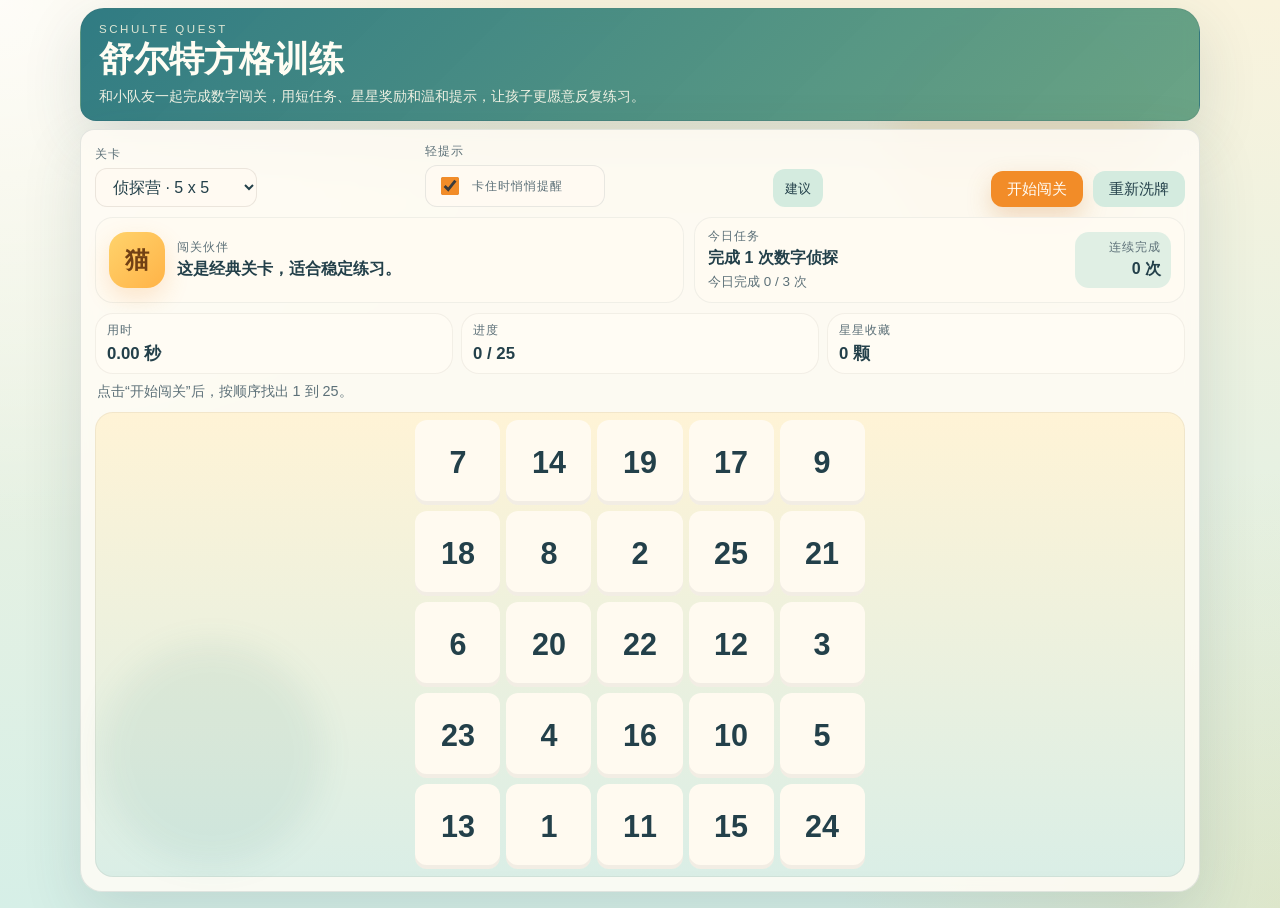
<file: docs/index.html>
<!DOCTYPE html>
<html lang="zh-CN">
<head>
  <meta charset="UTF-8">
  <meta name="viewport" content="width=device-width, initial-scale=1.0">
  <title>舒尔特方格训练</title>
  <link rel="stylesheet" href="./styles.css">
  <script charset="UTF-8" id="LA_COLLECT" src="https://sdk.51.la/js-sdk-pro.min.js"></script>
  <script>
    LA.init({ id: "3Ptu4cF8MsaheW5V", ck: "3Ptu4cF8MsaheW5V" });
  </script>
</head>
<body>
  <div class="app-shell">
    <header class="hero">
      <p class="eyebrow">Schulte Quest</p>
      <h1>舒尔特方格训练</h1>
      <p class="hero-copy">和小队友一起完成数字闯关，用短任务、星星奖励和温和提示，让孩子更愿意反复练习。</p>
    </header>

    <main class="game-panel">
      <section class="toolbar" aria-label="游戏控制区">
        <label class="field">
          <span>关卡</span>
          <select id="grid-size" aria-label="选择关卡"></select>
        </label>

        <label class="field toggle-field" for="gentle-hints">
          <span>轻提示</span>
          <span class="toggle-row">
            <input id="gentle-hints" type="checkbox" checked>
            <span class="toggle-copy">卡住时悄悄提醒</span>
          </span>
        </label>

        <button id="feedback-toggle" class="button secondary toolbar-feedback-button" type="button" aria-expanded="false" aria-controls="feedback-dialog" aria-haspopup="dialog">建议</button>

        <div class="actions">
          <button id="start-button" class="button primary" type="button">开始闯关</button>
          <button id="shuffle-button" class="button secondary" type="button">重新洗牌</button>
        </div>
      </section>

      <dialog id="feedback-dialog" class="feedback-dialog" aria-labelledby="feedback-dialog-title">
        <section class="feedback-panel" aria-label="建议反馈">
          <div class="feedback-panel-header">
            <div class="story-copy feedback-heading">
              <span class="story-label">建议反馈</span>
              <strong id="feedback-dialog-title">把你的想法直接发给我</strong>
            </div>
          </div>

          <form id="feedback-form" class="feedback-form" novalidate>
            <label class="field feedback-field" for="feedback-message">
              <span>你的想法</span>
              <textarea id="feedback-message" name="message" rows="4" maxlength="1000" placeholder="比如：想加每日挑战、想看更明显的完成奖励、某个按钮不太好点……" required></textarea>
            </label>

            <div class="feedback-grid">
              <label class="field feedback-field" for="feedback-device">
                <span>使用设备</span>
                <select id="feedback-device" name="device">
                  <option value="mobile">手机</option>
                  <option value="tablet">平板</option>
                  <option value="desktop">电脑</option>
                  <option value="unknown">不确定</option>
                </select>
              </label>

              <label class="field feedback-field" for="feedback-name">
                <span>昵称</span>
                <input id="feedback-name" name="name" type="text" maxlength="40" placeholder="选填，方便我在建议里称呼你">
              </label>
            </div>

            <div class="feedback-honeypot" aria-hidden="true">
              <label for="feedback-company">公司</label>
              <input id="feedback-company" name="company" type="text" tabindex="-1" autocomplete="off">
            </div>

            <p id="feedback-status" class="feedback-status" aria-live="polite"></p>

            <div class="feedback-actions-row">
              <button id="feedback-submit" class="button primary" type="submit">发送建议</button>
              <button id="feedback-cancel" class="button secondary" type="button">稍后再说</button>
            </div>
          </form>
        </section>
      </dialog>

      <section class="mission-strip" aria-label="成长信息">
        <article class="story-card companion-card">
          <div class="companion-avatar" aria-hidden="true">猫</div>
          <div class="story-copy">
            <span class="story-label">闯关伙伴</span>
            <strong id="coach-message">准备好了就和我一起找到数字 1。</strong>
          </div>
        </article>

        <article class="story-card mission-card">
          <div class="story-copy">
            <span class="story-label">今日任务</span>
            <strong id="mission-name">完成 1 次数字热身</strong>
            <span id="mission-progress" class="story-meta">今日完成 0 / 3 次</span>
          </div>
          <div class="mission-badge">
            <span class="story-label">连续完成</span>
            <strong id="streak-count">0 次</strong>
          </div>
        </article>
      </section>

      <section class="stats" aria-label="游戏信息">
        <article class="stat-card">
          <span class="stat-label">用时</span>
          <strong id="timer">0.00 秒</strong>
        </article>
        <article class="stat-card">
          <span class="stat-label">进度</span>
          <strong id="progress">0 / 25</strong>
        </article>
        <article class="stat-card">
          <span class="stat-label">星星收藏</span>
          <strong id="stars-earned">0 颗</strong>
        </article>
      </section>

      <p id="status" class="status-line">点击“开始闯关”后，按顺序找出 1 到 25。</p>

      <section class="board-panel" aria-label="数字区域">
        <div id="board-shell" class="board-shell">
          <div id="board" class="board"></div>
        </div>
      </section>
    </main>
  </div>

  <script src="./app.js"></script>
</body>
</html>
</file>
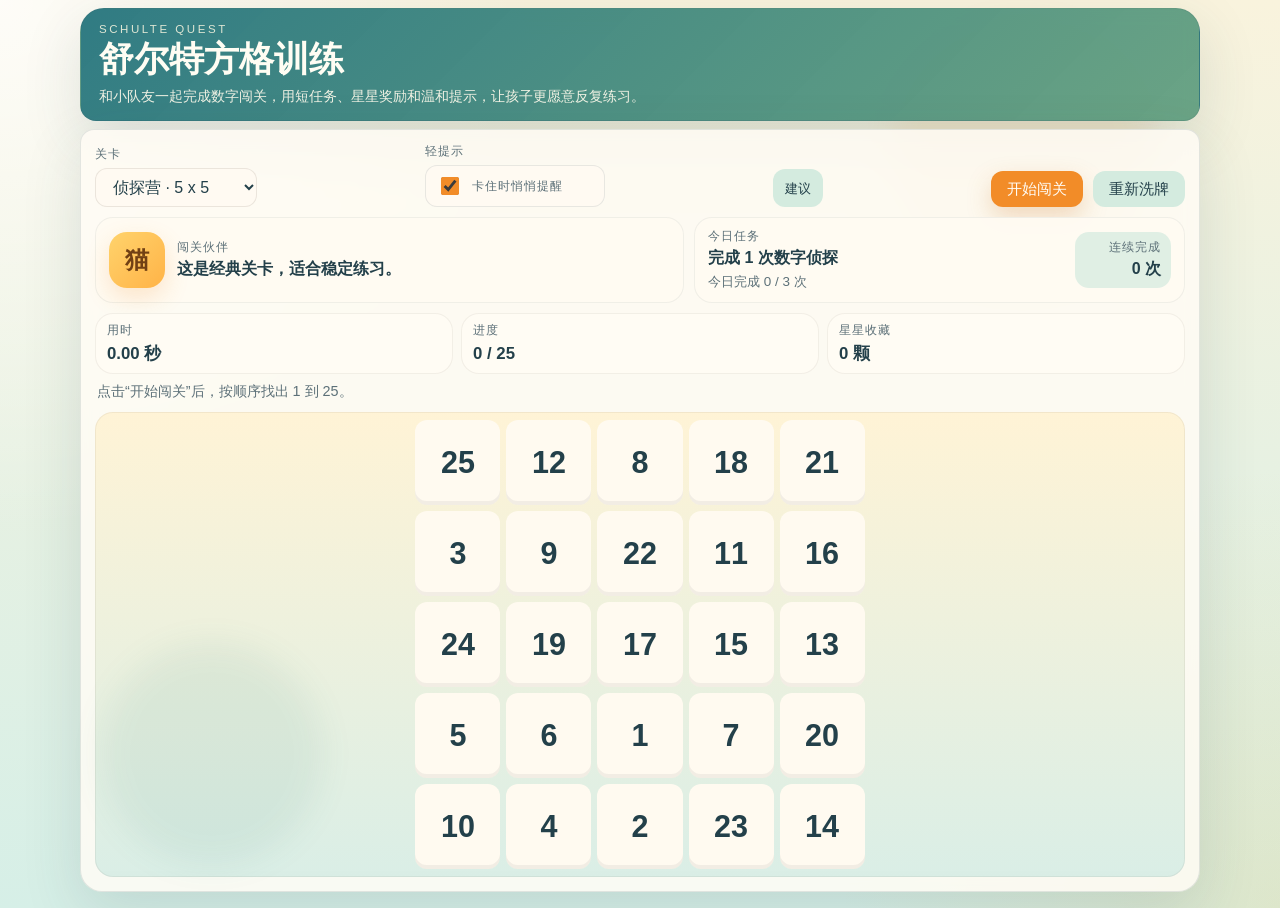
<file: Web/index.html>
<!DOCTYPE html>
<html lang="zh-CN">
<head>
  <meta charset="UTF-8">
  <meta name="viewport" content="width=device-width, initial-scale=1.0">
  <title>正在跳转到舒尔特方格训练</title>
  <meta http-equiv="refresh" content="0; url=../docs/index.html">
  <style>
    body {
      margin: 0;
      min-height: 100vh;
      display: grid;
      place-items: center;
      padding: 24px;
      font-family: "Trebuchet MS", "Microsoft YaHei UI", sans-serif;
      color: #263640;
      background: linear-gradient(180deg, #f4ecdf, #e8ddd0);
    }

    main {
      max-width: 560px;
      padding: 28px;
      border-radius: 18px;
      background: rgba(255, 250, 242, 0.92);
      box-shadow: 0 20px 60px rgba(60, 44, 28, 0.12);
      text-align: center;
    }

    h1 {
      margin: 0 0 12px;
      font-size: 1.8rem;
    }

    p {
      margin: 0;
      line-height: 1.6;
    }

    a {
      color: #ab621b;
      font-weight: 700;
    }
  </style>
</head>
<body>
  <main>
    <h1>正在跳转到舒尔特方格训练</h1>
    <p>网页唯一来源已经切换到 <strong>docs/</strong>。</p>
    <p>如果没有自动跳转，请点击 <a href="../docs/index.html">这里打开训练页面</a>。</p>
  </main>
  <script>
    window.location.replace("../docs/index.html");
  </script>
</body>
</html>
</file>
<file: docs/styles.css>
:root {
  --bg-top: #f9f3dd;
  --bg-bottom: #d6efe7;
  --panel: rgba(255, 252, 245, 0.85);
  --panel-border: rgba(69, 92, 99, 0.14);
  --accent: #f28c28;
  --accent-dark: #da7418;
  --secondary: #d4ebdf;
  --text: #23404a;
  --muted: #5c7078;
  --button-bg: #fffaf0;
  --button-active: #ffe2b8;
  --button-correct: #70b77e;
  --button-error: #f07f6c;
  --button-hint: #ffe98a;
  --shadow: 0 20px 60px rgba(45, 72, 78, 0.14);
  --radius-panel: 18px;
  --radius-control: 12px;
  --radius-cell: 12px;
}

* {
  box-sizing: border-box;
}

body {
  margin: 0;
  min-height: 100vh;
  overflow-x: hidden;
  font-family: "Trebuchet MS", "Microsoft YaHei UI", sans-serif;
  color: var(--text);
  background:
    radial-gradient(circle at top left, rgba(255, 255, 255, 0.8), transparent 34%),
    radial-gradient(circle at bottom right, rgba(252, 190, 74, 0.18), transparent 28%),
    linear-gradient(180deg, var(--bg-top), var(--bg-bottom));
}

body::before,
body::after {
  content: "";
  position: fixed;
  inset: auto;
  border-radius: 999px;
  pointer-events: none;
  filter: blur(16px);
  opacity: 0.5;
}

body::before {
  width: 260px;
  height: 260px;
  top: 24px;
  right: 10vw;
  background: rgba(242, 140, 40, 0.18);
}

body::after {
  width: 220px;
  height: 220px;
  bottom: 36px;
  left: 8vw;
  background: rgba(56, 132, 120, 0.16);
}

.app-shell {
  width: min(1120px, calc(100vw - 24px));
  min-height: calc(100vh - 16px);
  margin: 8px auto;
  display: flex;
  flex-direction: column;
}

.hero,
.game-panel {
  border: 1px solid var(--panel-border);
  background: var(--panel);
  backdrop-filter: blur(10px);
  box-shadow: var(--shadow);
}

.hero {
  padding: 14px 18px;
  border-radius: 24px 24px 16px 16px;
  background: linear-gradient(135deg, rgba(40, 118, 126, 0.96), rgba(94, 157, 125, 0.92));
  color: #fffdf3;
}

.eyebrow {
  margin: 0 0 6px;
  letter-spacing: 0.22em;
  text-transform: uppercase;
  font-size: 0.72rem;
  color: rgba(255, 250, 228, 0.84);
}

.hero h1 {
  margin: 0;
  font-size: clamp(1.6rem, 2.8vw, 2.2rem);
  line-height: 1.04;
}

.hero-copy {
  max-width: 760px;
  margin: 8px 0 0;
  font-size: 0.9rem;
  line-height: 1.45;
  color: rgba(255, 251, 235, 0.92);
}

.game-panel {
  flex: 1;
  min-height: 0;
  display: flex;
  flex-direction: column;
  margin-top: 8px;
  padding: 14px;
  border-radius: 14px 14px 22px 22px;
}

.toolbar {
  display: flex;
  align-items: end;
  justify-content: space-between;
  gap: 10px;
  flex-wrap: wrap;
}

.field {
  display: grid;
  gap: 6px;
}

.toggle-field {
  min-width: 180px;
}

.field span,
.stat-label {
  font-size: 0.72rem;
  letter-spacing: 0.08em;
  text-transform: uppercase;
  color: var(--muted);
}

select,
.button {
  border: 0;
  border-radius: var(--radius-control);
  font: inherit;
}

.toggle-row {
  display: inline-flex;
  align-items: center;
  gap: 10px;
  min-height: 42px;
  padding: 0 12px;
  border-radius: var(--radius-control);
  background: #fffaf2;
  box-shadow: inset 0 0 0 1px rgba(69, 92, 99, 0.12);
}

.toggle-row input {
  width: 18px;
  height: 18px;
  accent-color: var(--accent);
}

.toggle-copy {
  font-size: 0.9rem;
  letter-spacing: normal;
  text-transform: none;
  color: var(--text);
}

select {
  min-width: 136px;
  padding: 10px 14px;
  background: #fffaf2;
  color: var(--text);
  box-shadow: inset 0 0 0 1px rgba(92, 76, 62, 0.12);
}

.actions {
  display: flex;
  gap: 10px;
  flex-wrap: wrap;
}

.button {
  display: inline-flex;
  align-items: center;
  justify-content: center;
  padding: 10px 16px;
  font-size: 0.92rem;
  line-height: 1.15;
  cursor: pointer;
  transition: transform 140ms ease, box-shadow 140ms ease, background-color 140ms ease;
}

.button:hover {
  transform: translateY(-1px);
}

.button:active {
  transform: translateY(1px);
}

.button.primary {
  background: var(--accent);
  color: #fffdf8;
  box-shadow: 0 10px 24px rgba(201, 120, 39, 0.26);
}

.button.primary:hover {
  background: var(--accent-dark);
}

.button.secondary {
  background: var(--secondary);
  color: var(--text);
}

.button.ghost {
  background: transparent;
  color: var(--muted);
  box-shadow: inset 0 0 0 1px rgba(69, 92, 99, 0.14);
}

.toolbar-feedback-button {
  align-self: end;
  min-height: 38px;
  padding: 8px 12px;
  font-size: 0.82rem;
  white-space: nowrap;
}

.feedback-dialog {
  width: min(520px, calc(100vw - 20px));
  max-width: calc(100vw - 20px);
  max-height: calc(100vh - 20px);
  padding: 0;
  border: 0;
  background: transparent;
}

.feedback-dialog::backdrop {
  background: rgba(35, 64, 74, 0.34);
  backdrop-filter: blur(4px);
}

.feedback-panel {
  display: grid;
  gap: 14px;
  margin: 0;
  max-height: calc(100vh - 20px);
  overflow: auto;
  padding: 14px;
  border-radius: 18px;
  background: rgba(255, 251, 242, 0.96);
  box-shadow: inset 0 0 0 1px rgba(69, 92, 99, 0.08), 0 24px 60px rgba(35, 64, 74, 0.18);
}

.feedback-panel-header {
  display: flex;
  align-items: start;
  justify-content: space-between;
  gap: 12px;
}

.feedback-heading {
  gap: 4px;
}

.feedback-close {
  flex: none;
}

.feedback-form {
  display: grid;
  gap: 12px;
}

.feedback-form[aria-busy="true"] {
  opacity: 0.78;
}

.feedback-grid {
  display: grid;
  grid-template-columns: repeat(2, minmax(0, 1fr));
  gap: 12px;
}

.feedback-field {
  min-width: 0;
}

.feedback-field input,
.feedback-field textarea,
.feedback-field select {
  width: 100%;
  border: 0;
  border-radius: var(--radius-control);
  font: inherit;
}

.feedback-field input,
.feedback-field textarea {
  padding: 10px 14px;
  background: #fffaf2;
  color: var(--text);
  box-shadow: inset 0 0 0 1px rgba(92, 76, 62, 0.12);
}

.feedback-field textarea {
  min-height: 112px;
  resize: vertical;
}

.feedback-actions-row {
  display: flex;
  align-items: center;
  gap: 12px;
}

.feedback-status {
  min-height: 1.2em;
  margin: 0;
  font-size: 0.88rem;
  color: var(--muted);
}

.feedback-status[data-state="error"] {
  color: #ab4f43;
}

.feedback-status[data-state="success"] {
  color: #2d6d51;
}

.feedback-honeypot {
  position: absolute;
  width: 1px;
  height: 1px;
  overflow: hidden;
  clip: rect(0, 0, 0, 0);
  white-space: nowrap;
}

.mission-strip {
  display: grid;
  grid-template-columns: minmax(0, 1.2fr) minmax(0, 1fr);
  gap: 10px;
  margin-top: 10px;
}

.story-card {
  display: flex;
  align-items: center;
  gap: 12px;
  padding: 12px 14px;
  border-radius: 18px;
  background: rgba(255, 251, 242, 0.92);
  box-shadow: inset 0 0 0 1px rgba(69, 92, 99, 0.08);
}

.story-copy {
  display: grid;
  gap: 4px;
}

.story-label {
  font-size: 0.72rem;
  letter-spacing: 0.08em;
  text-transform: uppercase;
  color: var(--muted);
}

.story-copy strong,
.mission-badge strong {
  font-size: 1rem;
  line-height: 1.3;
}

.story-meta {
  font-size: 0.84rem;
  color: var(--muted);
}

.companion-avatar {
  display: grid;
  place-items: center;
  width: 56px;
  height: 56px;
  border-radius: 18px;
  background: linear-gradient(135deg, #ffd36c, #ffb347);
  color: #714014;
  font-size: 1.5rem;
  font-weight: 700;
  box-shadow: 0 10px 24px rgba(242, 140, 40, 0.2);
}

.mission-card {
  justify-content: space-between;
}

.mission-badge {
  display: grid;
  gap: 4px;
  justify-items: end;
  min-width: 96px;
  padding: 8px 10px;
  border-radius: 14px;
  background: rgba(212, 235, 223, 0.72);
}

.stats {
  display: grid;
  grid-template-columns: repeat(3, minmax(0, 1fr));
  gap: 8px;
  margin-top: 10px;
}

.stat-card {
  display: grid;
  gap: 6px;
  padding: 10px 12px;
  border-radius: var(--radius-panel);
  background: rgba(255, 252, 245, 0.92);
  box-shadow: inset 0 0 0 1px rgba(92, 76, 62, 0.08);
}

.stat-card strong {
  font-size: clamp(0.92rem, 1.7vw, 1.05rem);
  line-height: 1.2;
}

.status-line {
  margin: 8px 2px 10px;
  font-size: 0.9rem;
  line-height: 1.35;
  color: var(--muted);
}

.board-panel {
  flex: 1;
  min-height: clamp(280px, 46vh, 620px);
  display: flex;
  align-items: center;
  justify-content: center;
  padding: 8px;
  border-radius: 18px;
  background: linear-gradient(180deg, rgba(255, 243, 212, 0.94), rgba(216, 237, 229, 0.96));
  box-shadow: inset 0 0 0 1px rgba(92, 76, 62, 0.08);
}

.board-shell {
  width: 100%;
  height: 100%;
  max-width: 100%;
  max-height: 100%;
}

.board {
  display: grid;
  width: 100%;
  height: 100%;
  gap: 6px;
}

.cell {
  border: 0;
  border-radius: var(--radius-cell);
  background: var(--button-bg);
  color: var(--text);
  font-family: "Aptos", "Microsoft YaHei UI", sans-serif;
  font-weight: 700;
  line-height: 1;
  box-shadow: inset 0 -4px 0 rgba(0, 0, 0, 0.05);
  cursor: pointer;
  transition: transform 120ms ease, background-color 120ms ease, color 120ms ease;
  animation: fade-up 260ms ease both;
  outline: none;
  user-select: none;
  -webkit-user-select: none;
  -webkit-touch-callout: none;
  touch-action: manipulation;
  -webkit-tap-highlight-color: transparent;
}

.cell:hover {
  transform: translateY(-1px);
  background: var(--button-active);
}

.cell:focus-visible {
  box-shadow: inset 0 -4px 0 rgba(0, 0, 0, 0.05), 0 0 0 3px rgba(24, 56, 71, 0.18);
}

.cell:disabled {
  cursor: default;
}

.cell.correct {
  background: var(--button-correct);
  color: #fffdf8;
}

.cell.hint {
  background: var(--button-hint);
  animation: glow 880ms ease-in-out infinite alternate;
}

.cell.wrong {
  background: var(--button-error);
  color: #fffdf8;
  animation: shake 180ms ease;
}

@keyframes fade-up {
  from {
    opacity: 0;
    transform: translateY(8px);
  }

  to {
    opacity: 1;
    transform: translateY(0);
  }
}

@keyframes shake {
  0% {
    transform: translateX(0);
  }

  25% {
    transform: translateX(-3px);
  }

  50% {
    transform: translateX(3px);
  }

  75% {
    transform: translateX(-2px);
  }

  100% {
    transform: translateX(0);
  }
}

@keyframes glow {
  from {
    box-shadow: inset 0 -4px 0 rgba(0, 0, 0, 0.05), 0 0 0 0 rgba(255, 233, 138, 0.25);
  }

  to {
    box-shadow: inset 0 -4px 0 rgba(0, 0, 0, 0.05), 0 0 0 8px rgba(255, 233, 138, 0.45);
  }
}

@media (max-width: 860px) {
  .app-shell {
    width: min(100vw - 20px, 1120px);
    min-height: calc(100vh - 12px);
    margin: 6px auto;
  }

  .hero,
  .game-panel {
    padding-left: 14px;
    padding-right: 14px;
  }

  .mission-strip {
    grid-template-columns: 1fr;
  }
}

@media (max-width: 560px) {
  body::before,
  body::after {
    display: none;
  }

  .app-shell {
    width: calc(100vw - 10px);
    min-height: calc(100vh - 6px);
    margin: 3px auto;
  }

  .hero {
    padding: 8px 11px;
    border-radius: 18px 18px 12px 12px;
  }

  .eyebrow {
    display: block;
    margin-bottom: 3px;
    font-size: 0.62rem;
    letter-spacing: 0.16em;
  }

  .hero h1 {
    font-size: 1.16rem;
    line-height: 1.06;
  }

  .hero-copy {
    margin-top: 3px;
    font-size: 0.74rem;
    line-height: 1.2;
    white-space: nowrap;
    overflow: hidden;
    text-overflow: ellipsis;
  }

  .game-panel {
    margin-top: 4px;
    padding: 8px;
    border-radius: 12px 12px 18px 18px;
  }

  .actions {
    display: grid;
    grid-template-columns: repeat(2, minmax(0, 1fr));
    align-items: stretch;
    gap: 8px;
    width: 100%;
  }

  .toolbar,
  .field,
  .actions,
  select {
    min-width: 0;
  }

  .toolbar {
    display: grid;
    grid-template-columns: minmax(0, 1fr) minmax(0, 1fr) auto;
    grid-template-areas:
      "level hint feedback"
      "actions actions actions";
    align-items: end;
    gap: 6px;
  }

  .toolbar > .field:first-of-type {
    grid-area: level;
  }

  .toggle-field {
    grid-area: hint;
    min-width: 0;
  }

  .toolbar-feedback-button {
    grid-area: feedback;
    width: auto;
    min-width: 58px;
    min-height: 30px;
    padding: 6px 8px;
    justify-self: end;
    font-size: 0.72rem;
    line-height: 1;
  }

  .toolbar .actions {
    grid-area: actions;
  }

  .field,
  .actions {
    flex-direction: column;
    align-items: stretch;
  }

  .field {
    gap: 2px;
    width: 100%;
  }

  .toggle-row {
    width: 100%;
    justify-content: space-between;
    min-height: 30px;
    padding: 0 6px;
    gap: 6px;
  }

  .field span,
  .stat-label {
    font-size: 0.58rem;
    letter-spacing: 0.05em;
  }

  select {
    width: 100%;
    padding: 6px 8px;
  }

  .button {
    width: 100%;
    min-height: 36px;
    padding: 8px 10px;
    font-size: 0.86rem;
  }

  .toolbar .toggle-copy {
    font-size: 0.58rem;
    line-height: 1;
  }

  .feedback-dialog {
    width: min(100vw - 10px, 480px);
    max-width: calc(100vw - 10px);
    max-height: calc(100vh - 10px);
  }

  .feedback-panel {
    gap: 10px;
    padding: 10px;
    border-radius: 14px;
  }

  .feedback-panel-header,
  .feedback-grid {
    grid-template-columns: 1fr;
    flex-direction: column;
    align-items: stretch;
  }

  .feedback-actions-row {
    display: flex;
    flex-direction: row;
    align-items: stretch;
    gap: 8px;
  }

  .feedback-actions-row .button {
    width: auto;
    flex: 1 1 0;
  }

  .feedback-close {
    align-self: stretch;
  }

  .feedback-field textarea {
    min-height: 96px;
  }

  .feedback-status {
    font-size: 0.76rem;
  }

  .stats {
    gap: 5px;
    margin-top: 6px;
  }

  .mission-strip {
    grid-template-columns: minmax(0, 1fr) minmax(0, 1fr);
    gap: 6px;
    margin-top: 6px;
  }

  .story-card {
    gap: 6px;
    padding: 7px 8px;
    border-radius: 10px;
    align-items: center;
    min-height: 64px;
  }

  .companion-avatar {
    width: 34px;
    height: 34px;
    border-radius: 10px;
    font-size: 0.9rem;
  }

  .story-copy strong,
  .mission-badge strong {
    font-size: 0.75rem;
    line-height: 1.1;
  }

  .story-meta,
  .toggle-copy {
    font-size: 0.64rem;
    line-height: 1.05;
  }

  .story-label {
    font-size: 0.56rem;
    letter-spacing: 0.04em;
  }

  .story-copy {
    gap: 2px;
    min-width: 0;
  }

  .story-copy strong,
  .story-meta {
    overflow: hidden;
    text-overflow: ellipsis;
  }

  .companion-card .story-copy strong,
  .mission-card .story-copy strong {
    display: -webkit-box;
    line-clamp: 2;
    -webkit-line-clamp: 2;
    -webkit-box-orient: vertical;
  }

  .mission-badge {
    min-width: 54px;
    padding: 4px 6px;
    border-radius: 8px;
    gap: 2px;
  }

  .stat-card {
    gap: 3px;
    padding: 7px 8px;
    border-radius: 10px;
  }

  .stat-card strong {
    font-size: 0.82rem;
    line-height: 1.15;
  }

  .status-line {
    margin: 4px 1px 5px;
    font-size: 0.72rem;
    line-height: 1.18;
  }

  .board-panel {
    flex: none;
    align-self: center;
    width: 100%;
    aspect-ratio: 1 / 1;
    min-height: 0;
    padding: 3px;
    border-radius: 14px;
  }

  .board {
    gap: 4px;
  }

  .cell {
    border-radius: 9px;
  }
}

@media (max-width: 400px) {
  .hero {
    padding: 7px 9px;
  }

  .eyebrow {
    margin-bottom: 2px;
    font-size: 0.58rem;
  }

  .hero h1 {
    font-size: 1.06rem;
  }

  .hero-copy {
    display: block;
    font-size: 0.68rem;
  }

  .game-panel {
    padding: 7px;
  }

  .toolbar {
    gap: 4px;
  }

  .field {
    gap: 1px;
  }

  .toggle-row {
    min-height: 32px;
    padding: 0 7px;
  }

  select {
    padding: 5px 7px;
  }

  .stats {
    gap: 4px;
  }

  .mission-strip {
    gap: 4px;
  }

  .story-card {
    gap: 5px;
    padding: 6px 7px;
    min-height: 58px;
  }

  .companion-avatar {
    width: 30px;
    height: 30px;
    border-radius: 8px;
    font-size: 0.82rem;
  }

  .story-copy strong,
  .mission-badge strong {
    font-size: 0.7rem;
  }

  .story-meta,
  .toggle-copy,
  .story-label {
    font-size: 0.58rem;
  }

  .mission-badge {
    min-width: 48px;
    padding: 4px 5px;
  }

  .stat-card {
    padding: 6px 7px;
  }

  .stat-card strong {
    font-size: 0.78rem;
  }

  .button {
    min-height: 34px;
    padding: 7px 9px;
    font-size: 0.8rem;
  }
}
</file>
